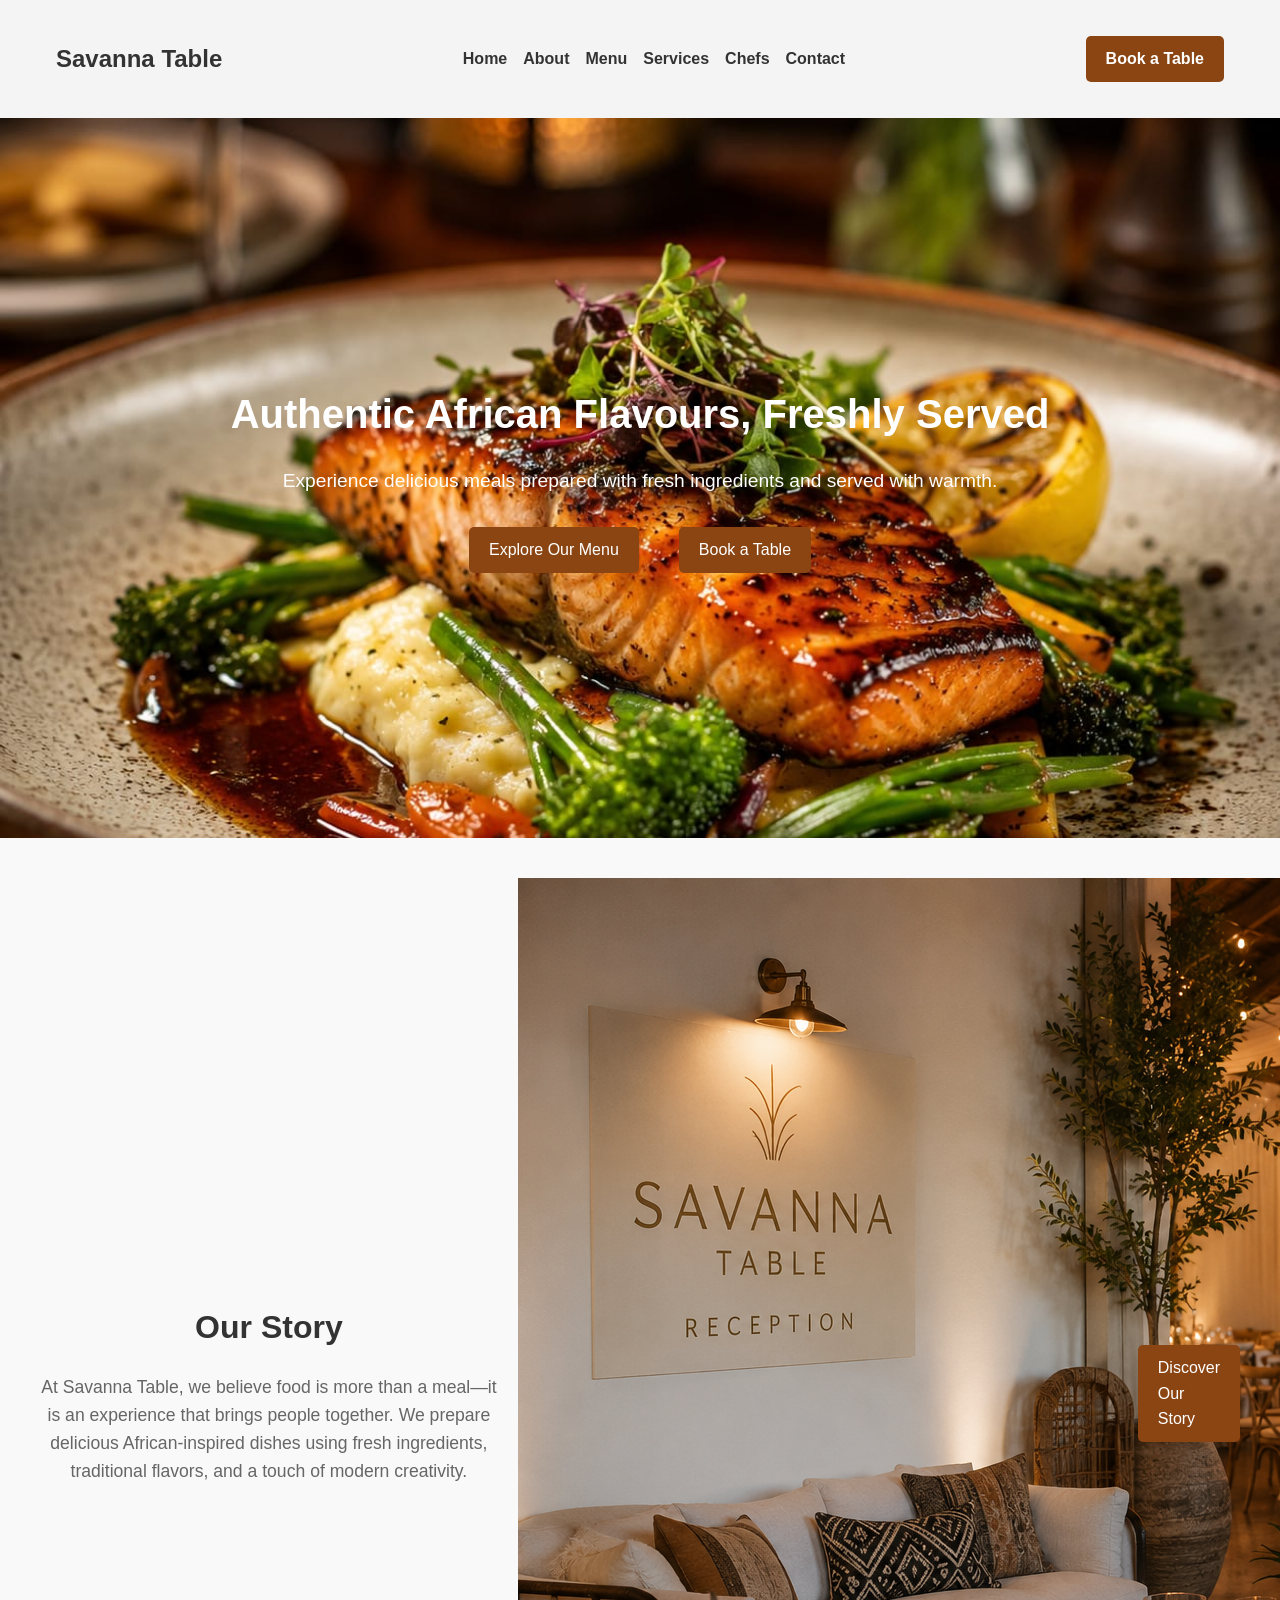
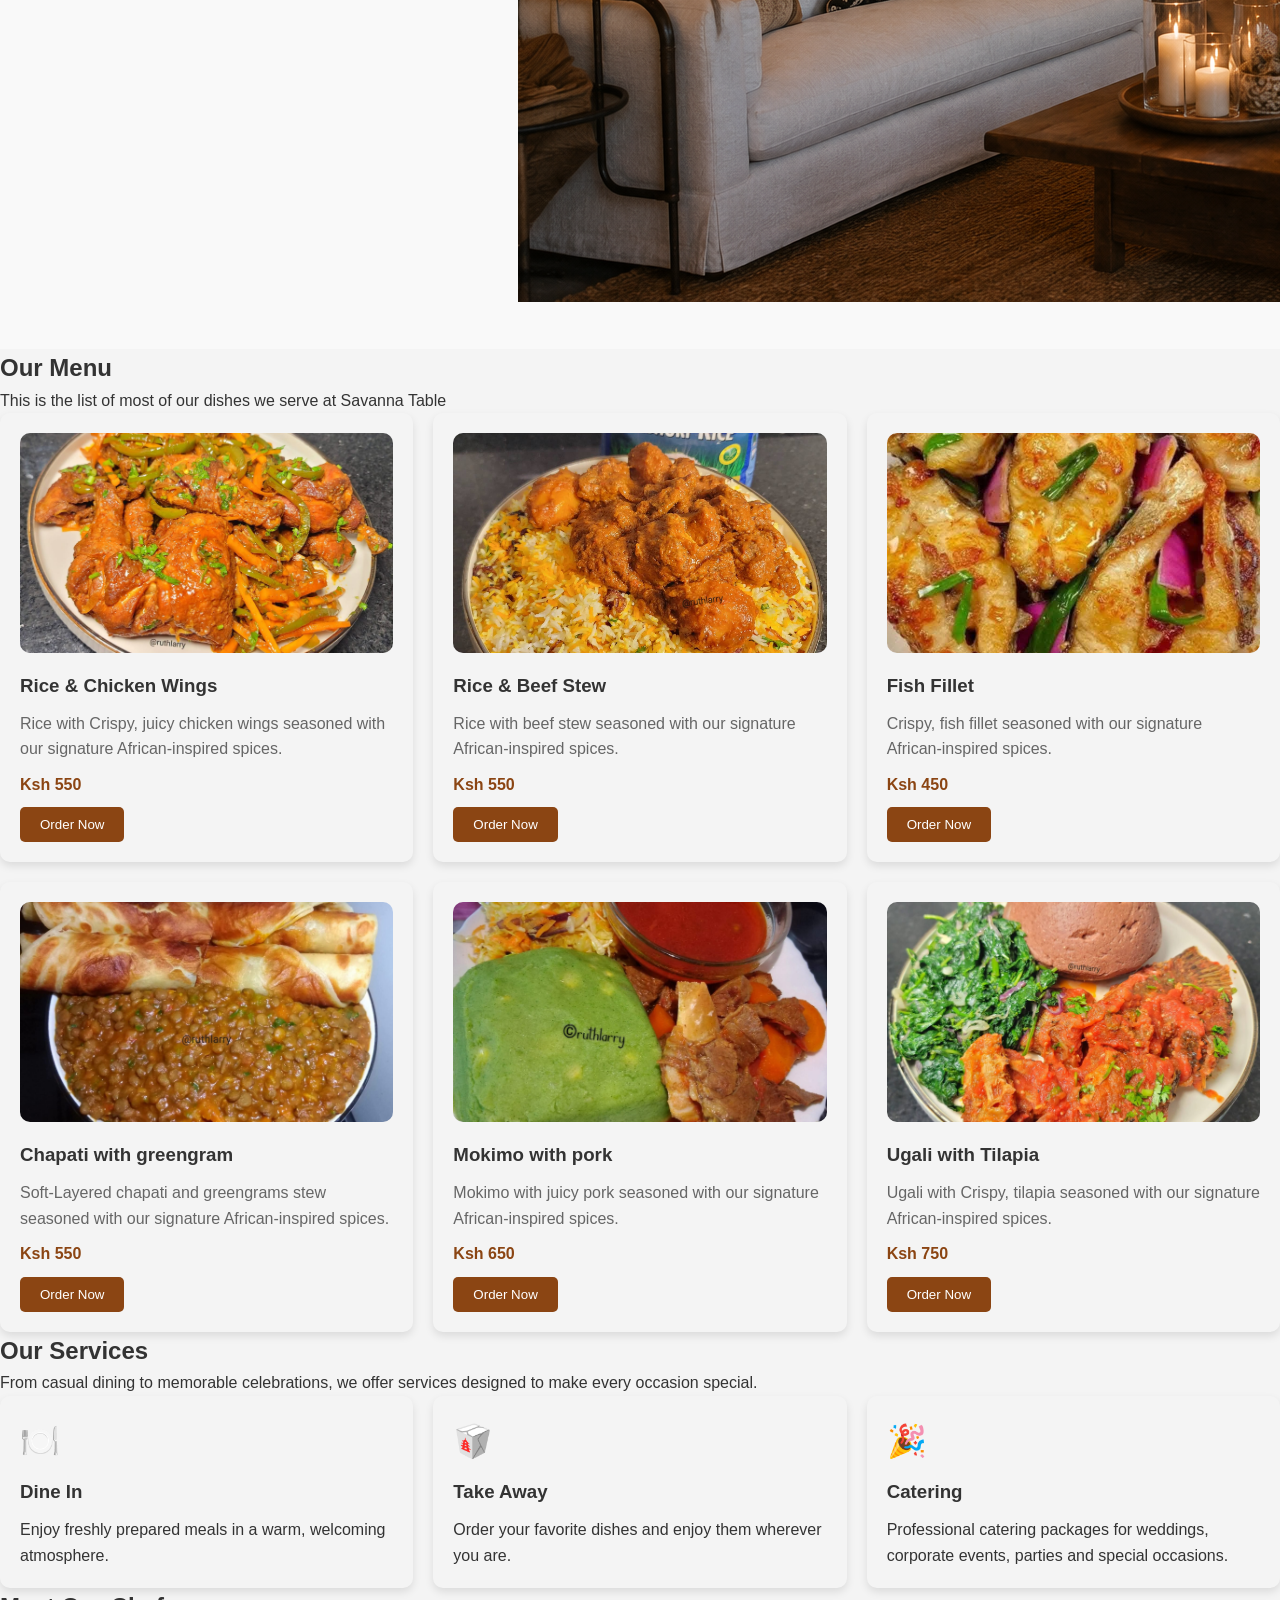
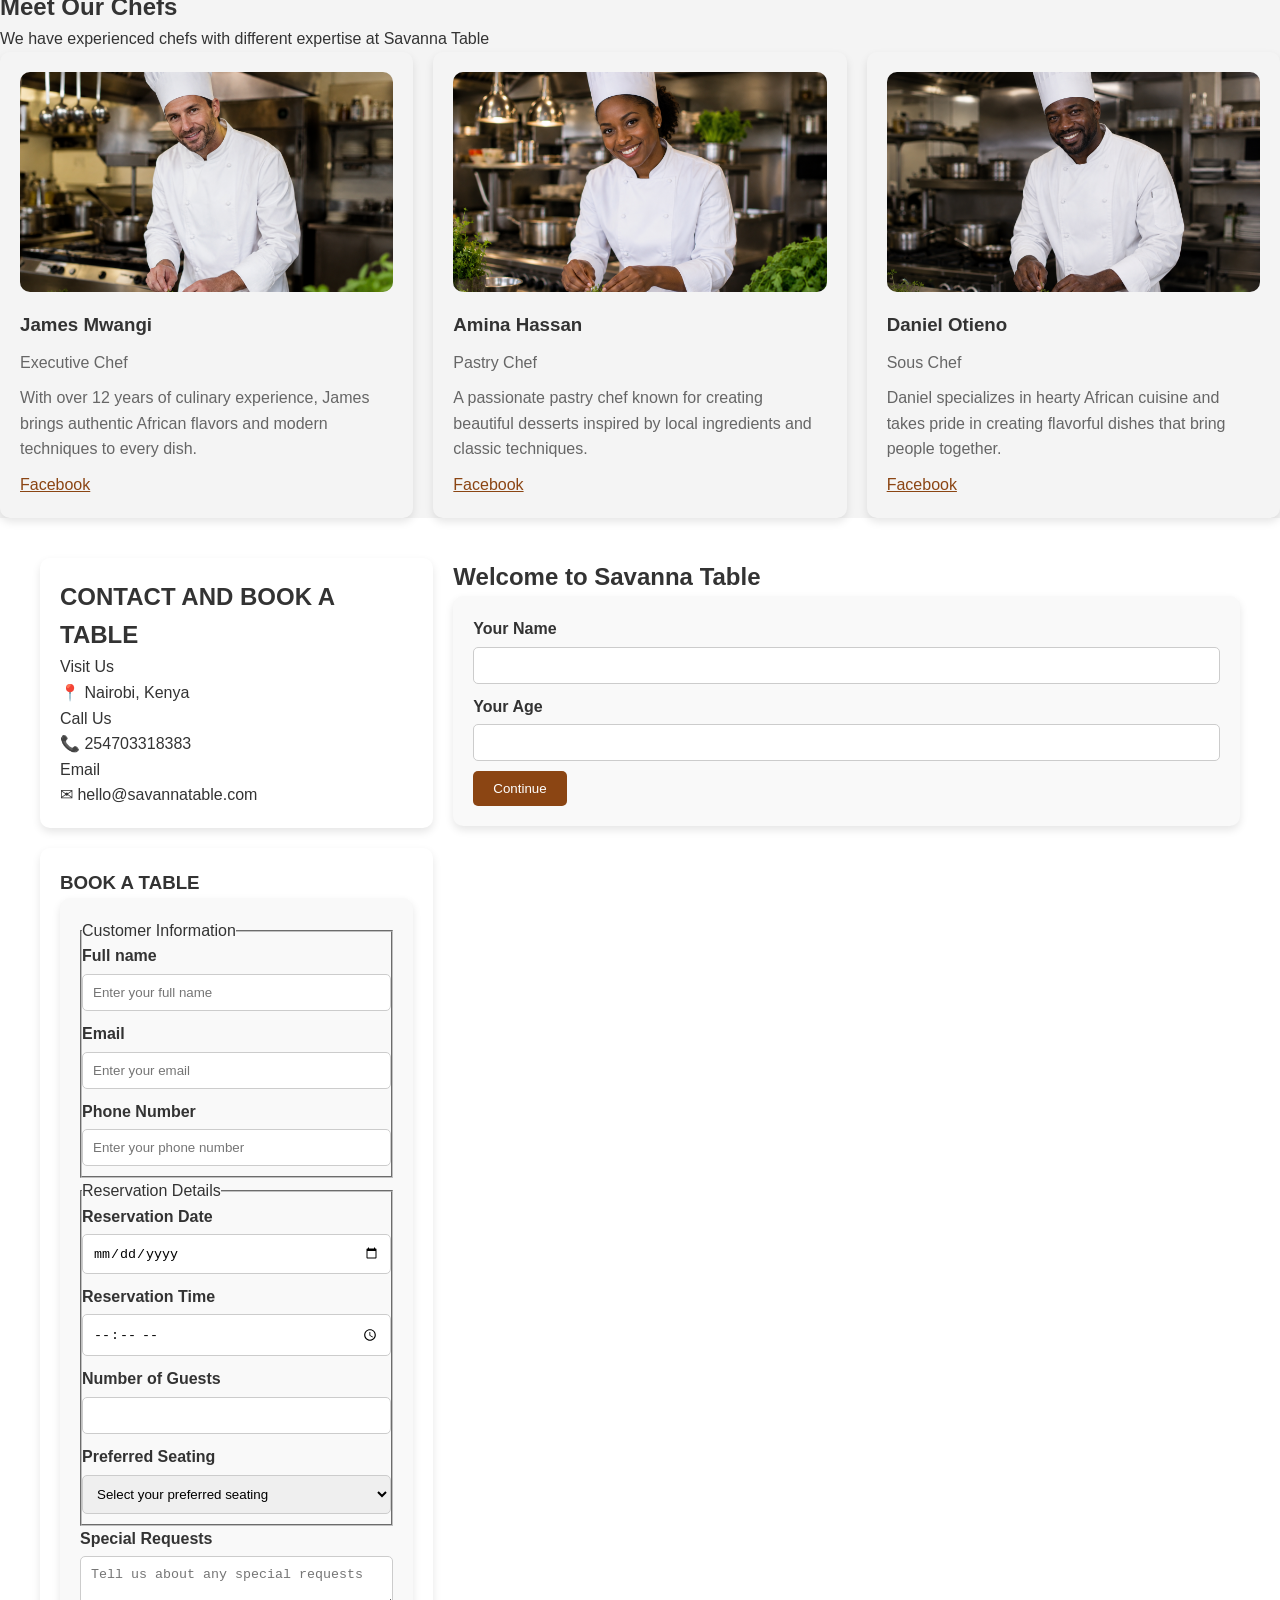
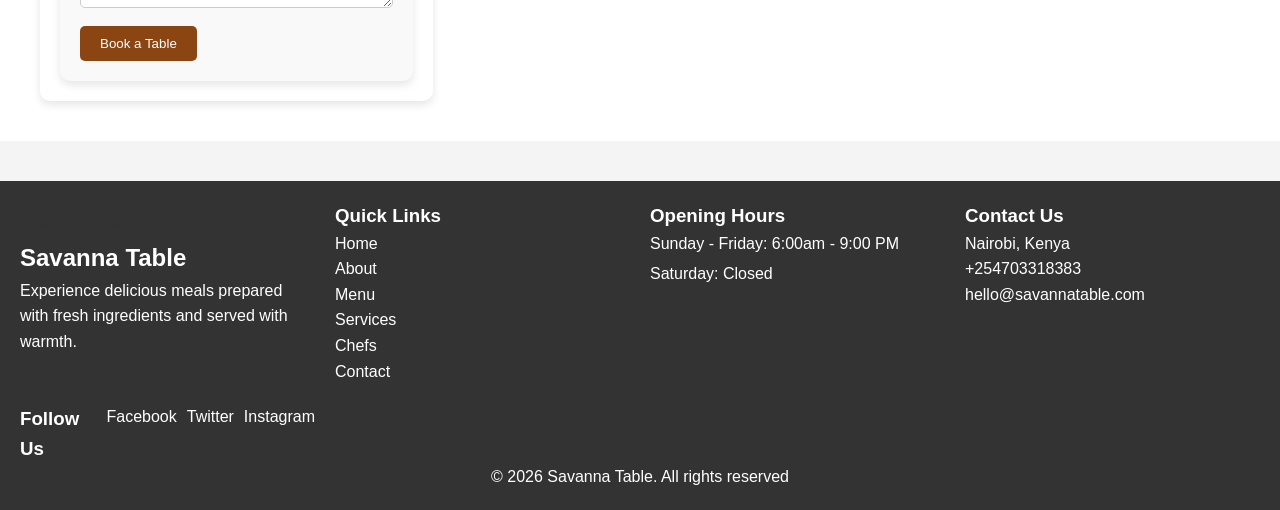
<file: index.html>
<!doctype html>
<html lang="en">
  <head>
    <meta charset="UTF-8" />
    <meta name="viewport" content="width=device-width, initial-scale=1.0" />
    <link rel="stylesheet" href="style.css" />
    <script src="script.js" defer></script>
    <title>Savanna Table|Authentic African Cuisine</title>
  </head>

  <body>
    <header>
      <nav>
        <a href="#home" class="logo">Savanna Table</a>
        <div class="nav-links">
        <ul>
          <li><a href="#home">Home</a></li>
          <li><a href="#about">About</a></li>
          <li><a href="#menu">Menu</a></li>
          <li><a href="#services">Services</a></li>
          <li><a href="#chefs">Chefs</a></li>
          <li><a href="#contact">Contact</a></li>
        </ul>
        </div>
        <a href="#contact" class="booking-button">Book a Table</a>
        <button class="hamburger" aria-label="open navigation menu">
          ☰
        </button>
      </nav>
    </header>
    <!--hero-section begins-->
    <main>
      <section id="hero-section">
        <h1>Authentic African Flavours, Freshly Served</h1>
        <p>
          Experience delicious meals prepared with fresh ingredients and served
          with warmth.
        </p>
        <div class="hero-buttons">
          <a href="#menu">Explore Our Menu</a>
          <a href="#contact">Book a Table</a>
        </div>
      </section>

      <!--about section begins-->
      <section id="about">
        <div class="about-content">
          <h2>Our Story</h2>
          <p>
            At Savanna Table, we believe food is more than a meal—it is an
            experience that brings people together. We prepare delicious
            African-inspired dishes using fresh ingredients, traditional
            flavors, and a touch of modern creativity.
          </p>
        </div>
        <div class="about-image">
          <img
            src="Images/Savannatable.png"
            alt="The front part of our restaurant">
        </div>

        <a href="#contact">Discover Our Story</a>
      </section>

      <!--menu-section begins-->
      <section id="menu">
        <h2>Our Menu</h2>
        <p>This is the list of most of our dishes we serve at Savanna Table</p>
        <div class="menu-items">
          <article class="menu-card">
            <img
              src="Images/Rice&chicken-wings.jpeg"
              alt="plate of honey laced chicken wings dish with rice"
            />
            <h3>Rice & Chicken Wings</h3>
            <p>
              Rice with Crispy, juicy chicken wings seasoned with our signature
              African-inspired spices.
            </p>
            <span class="price">Ksh 550</span>
            <button type="button">Order Now</button>
          </article>

          <article class="menu-card">
            <img
              src="Images/Rice&beef-stew.jpeg"
              alt="Plate of spicy beef stew dish and rice"
            />
            <h3>Rice & Beef Stew</h3>
            <p>
              Rice with beef stew seasoned with our signature African-inspired
              spices.
            </p>
            <span class="price">Ksh 550</span>
            <button type="button">Order Now</button>
          </article>

          <article class="menu-card">
            <img
              src="Images/fish-fillet.jpeg"
              alt="Plate of crunchy fish fillet dish"
            />
            <h3>Fish Fillet</h3>
            <p>
              Crispy, fish fillet seasoned with our signature African-inspired
              spices.
            </p>
            <span class="price">Ksh 450</span>
            <button type="button">Order Now</button>
          </article>

          <article class="menu-card">
            <img
              src="Images/chapati-greengrams.jpeg"
              alt="Plate of soft layered chapati accompanied with greengram stew dish"
            />
            <h3>Chapati with greengram</h3>
            <p>
              Soft-Layered chapati and greengrams stew seasoned with our
              signature African-inspired spices.
            </p>
            <span class="price">Ksh 550</span>
            <button type="button">Order Now</button>
          </article>

          <article class="menu-card">
            <img
              src="Images/Mokimo+pork.jpeg"
              alt="Plate of mokimo and fried pork dish"
            />
            <h3>Mokimo with pork</h3>
            <p>
              Mokimo with juicy pork seasoned with our signature
              African-inspired spices.
            </p>
            <span class="price">Ksh 650</span>
            <button type="button">Order Now</button>
          </article>

          <article class="menu-card">
            <img
              src="Images/ugali&tilapia.jpeg"
              alt="Plate of well cooked ugali with fish dish"
            />
            <h3>Ugali with Tilapia</h3>
            <p>
              Ugali with Crispy, tilapia seasoned with our signature
              African-inspired spices.
            </p>
            <span class="price">Ksh 750</span>
            <button type="button">Order Now</button>
          </article>
        </div>
      </section>
      <!--services-section begins-->

      <section id="services">
        <h2>Our Services</h2>
        <p>
          From casual dining to memorable celebrations, we offer services
          designed to make every occasion special.
        </p>

        <div class="services-items">
          <article class="services-card">
            <div class="service-icon">🍽️</div>
            <h3>Dine In</h3>
            <p>Enjoy freshly prepared meals in a warm, welcoming atmosphere.</p>
          </article>

          <article class="services-card">
            <div class="service-icon">🥡</div>
            <h3>Take Away</h3>
            <p>Order your favorite dishes and enjoy them wherever you are.</p>
          </article>

          <article class="services-card">
            <div class="service-icon">🎉</div>
            <h3>Catering</h3>
            <p>
              Professional catering packages for weddings, corporate events,
              parties and special occasions.
            </p>
          </article>
        </div>
      </section>

      <!--chef section begins-->
      <section id="chefs">
        <h2>Meet Our Chefs</h2>
        <p>We have experienced chefs with different expertise at Savanna Table</p>
        <div class="chef-items">
          <article class="chef-card">
            <img src="Images/chef1.png" alt="Chef James Mwangi in the kitchen">
            <h3>James Mwangi</h3>
            <p>Executive Chef</p>
            <p>With over 12 years of culinary experience, James brings authentic African flavors and modern techniques to every dish.</p>
            <a href="#">Facebook</a>
          </article>

          <article class="chef-card">
            <img src="Images/chef2.png" alt="Chef Amina Hassan in the kitchen">
            <h3>Amina Hassan</h3>
            <p>Pastry Chef</p>
            <p>A passionate pastry chef known for creating beautiful desserts inspired by local ingredients and classic techniques.</p>
            <a href="#">Facebook</a>
          </article>

          <article class="chef-card">
            <img src="Images/chef3.png" alt="Chef Daniel Otieno in the kitchen">
            <h3>Daniel Otieno</h3>
            <p>Sous Chef</p>
            <p>Daniel specializes in hearty African cuisine and takes pride in creating flavorful dishes that bring people together.</p>
            <a href="#">Facebook</a>
          </article>

        </div>
      </section>

      <!--contact section begins-->
      <section id="contact">
        <div class="contact-container">
        <div class="contact-info">
        <h2>CONTACT AND BOOK A TABLE</h2>
          <p>Visit Us</p>
          <p>📍 Nairobi, Kenya</p>

          <p>Call Us</p>
          <p>📞 254703318383</p>

          <p>Email</p>
          <p>✉ hello@savannatable.com</p>

          </div>

          <section id="personalized">
            <h2>Welcome to Savanna Table</h2>
            <form id="personalized-form">
              <label for="user-name">Your Name</label>
              <input type="text" id="user-name" required>

              <label for="user-age">Your Age</label>
              <input type="number" id="user-age" required>

              <button type="submit">Continue</button>
            </form>

            <p id="greeting"></p>
          </section>


        
          <div class="contact-form">
          <h3>BOOK A TABLE</h3>
          <form id="booking-form">
            <fieldset>
              <legend>Customer Information</legend>
            <label for="full-name">Full name</label>
            <input type="text" id="full-name" name="full-name" required placeholder="Enter your full name">

            <label for="email">Email</label>
            <input type="email" id="email" name="email" required placeholder="Enter your email">

            <label for="phone">Phone Number</label>
            <input type="tel" id="phone" name="phone" required placeholder="Enter your phone number">
              </fieldset>

              <fieldset>
                <legend>Reservation Details</legend>
            <label for="reservation-date">Reservation Date</label>
            <input type="date" id="reservation-date" name="reservation-date" required>

            <label for="reservation-time">Reservation Time</label>
            <input type="time" id="reservation-time" name="reservation-time" required>

            <label for="guests-number">Number of Guests</label>
            <input type="number" id="guests-number" name="guests-number" min="1" max="20" required>

            <label for="seating">Preferred Seating</label>
            <select name="seating" id="seating" required>
              <option value="" selected disabled>Select your preferred seating</option>
              <option value="indoors">Indoors</option>
              <option value="outdoor">Outdoor</option>
              <option value="private">Private Dining</option>
            </select>
            </fieldset>

            <label for="special-requests">Special Requests</label>
            <textarea name="special-requests" id="special-requests" placeholder="Tell us about any special requests"></textarea>

            <button type="submit">Book a Table</button>

          </form>
          </div>
          </div>
      </section>
    </main>

    <footer>
      <div class="footer-container">
        <div class="footer-brand">
          <a href="#home" class="logo">Savanna Table</a>
      <h2>Savanna Table</h2>
      <p>
        Experience delicious meals prepared with fresh ingredients and served
        with warmth.
      </p>
      </div>
      <div class="footer-links">
      <h3>Quick Links</h3>
          <ul>
            <li><a href="#home">Home</a></li>
            <li><a href="#about">About</a></li>
            <li><a href="#menu">Menu</a></li>
            <li><a href="#services">Services</a></li>
            <li><a href="#chefs">Chefs</a></li>
            <li><a href="#contact">Contact</a></li>
          </ul>
      </div>
      <div class="footer-hours">

          <h3>Opening Hours</h3>
          <p>Sunday - Friday: 6:00am - 9:00 PM</p>
          <p>Saturday: Closed</p>
      </div>
      <div class="footer-contact">

          <h3>Contact Us</h3>
          <p>Nairobi, Kenya</p>
          <a href="tel:+254703318383">+254703318383</a>
          <a href="mailto:hello@savannatable.com">hello@savannatable.com</a>
      </div>
      <div class="footer-social">
        <h3>Follow Us</h3>
        <a href="https://facebook.com/savannatable" target="_blank" rel="noopener noreferrer">Facebook</a>
        <a href="https://twitter.com/savannatable" target="_blank" rel="noopener noreferrer">Twitter</a>
        <a href="https://instagram.com/savannatable" target="_blank" rel="noopener noreferrer">Instagram</a>
      </div>
      </div>
          <p>© 2026 Savanna Table. All rights reserved</p>

      
    </footer>
    <script src="script.js"></script>
  </body>
</html>
</file>
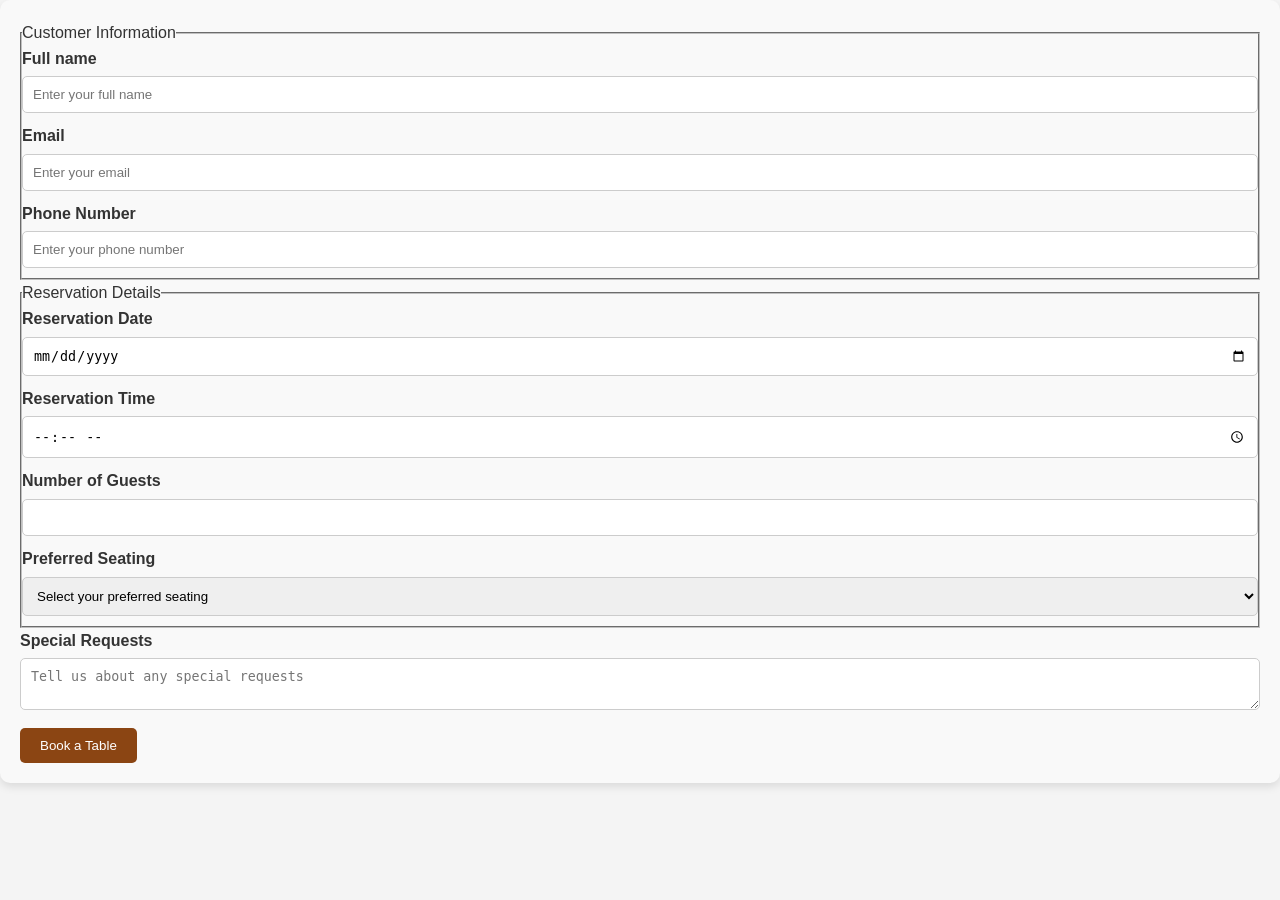
<file: contact.html>
<!DOCTYPE html>
<html lang="en">
<head>
    <meta charset="UTF-8">
    <meta name="viewport" content="width=device-width, initial-scale=1.0">
    <link rel="stylesheet" href="style.css">
    <title>Contact Us</title>
</head>
<body>
    <form action="">
            <fieldset>
              <legend>Customer Information</legend>
            <label for="full-name">Full name</label>
            <input type="text" id="full-name" name="full-name" required placeholder="Enter your full name">

            <label for="email">Email</label>
            <input type="email" id="email" name="email" required placeholder="Enter your email">

            <label for="phone">Phone Number</label>
            <input type="tel" id="phone" name="phone" required placeholder="Enter your phone number">
              </fieldset>

              <fieldset>
                <legend>Reservation Details</legend>
            <label for="reservation-date">Reservation Date</label>
            <input type="date" id="reservation-date" name="reservation-date" required>

            <label for="reservation-time">Reservation Time</label>
            <input type="time" id="reservation-time" name="reservation-time" required>

            <label for="guests-number">Number of Guests</label>
            <input type="number" id="guests-number" name="guests-number" min="1" max="20" required>

            <label for="seating">Preferred Seating</label>
            <select name="seating" id="seating" required>
              <option value="" selected disabled>Select your preferred seating</option>
              <option value="indoors">Indoors</option>
              <option value="outdoor">Outdoor</option>
              <option value="private">Private Dining</option>
            </select>
            </fieldset>

            <label for="special-requests">Special Requests</label>
            <textarea name="special-requests" id="special-requests" placeholder="Tell us about any special requests"></textarea>

            <button type="submit">Book a Table</button>

          </form>
</body>
</html>
</file>
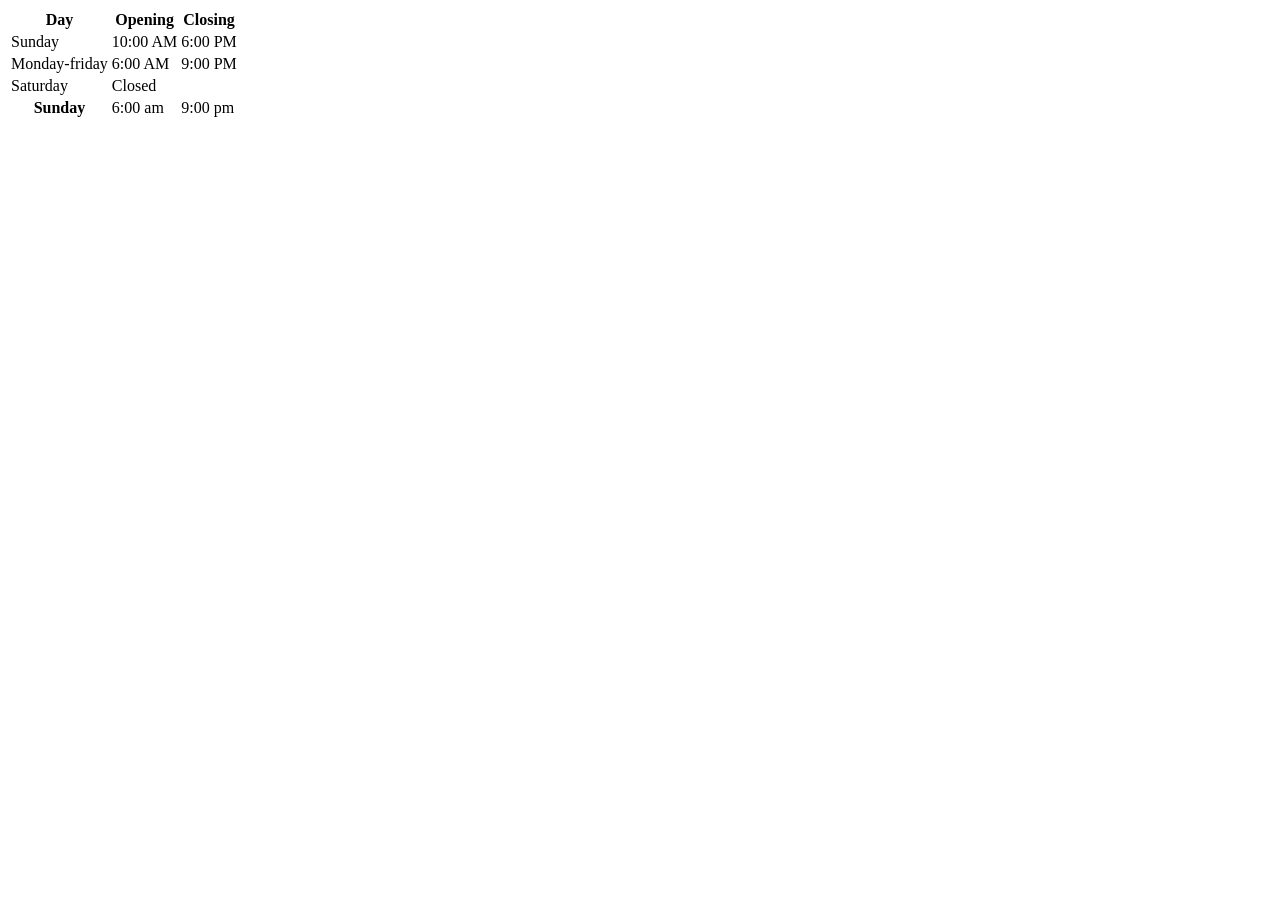
<file: practice.html>
<!DOCTYPE html>
<html lang="en">
<head>
    <meta charset="UTF-8">
    <meta name="viewport" content="width=device-width, initial-scale=1.0">
    <title>Document</title>
</head>
<body>
    <table>
        <thead>
        <tr>
            <th>Day</th>
            <th>Opening</th>
            <th>Closing</th>
        </tr>
        </thead>

        <tbody>
        <tr>
            <td>Sunday</td>
            <td>10:00 AM</td>
            <td>6:00 PM</td>
        </tr>

        <tr>
            <td>Monday-friday</td>
            <td>6:00 AM</td>
            <td>9:00 PM</td>
        </tr>

        <tr>
            <td>Saturday</td>
            <td colspan="2">Closed</td>
            
        </tr>
        </tbody>

        <tr>
            <th scope="row">Sunday</th>
            <td>6:00 am</td>
            <td>9:00 pm</td>
        </tr>
    </table>
</body>
</html>
</file>
<file: style.css>
* {
    margin: 0;
    padding: 0;
    box-sizing: border-box;
}
body {
    font-family: Arial, sans-serif;
    line-height: 1.6;
    color: #333;
    background-color: #f4f4f4;
}
nav {
    display: flex;
    justify-content: space-between;
    align-items: center;
    padding: 1rem;
}

.logo {
    font-size: 1.5rem;
    font-weight: bold;
    color: #333;
}

nav ul {
    list-style: none;
    display: flex;
    gap: 1rem;
}
nav a {
    text-decoration: none;
    color: #333;
    font-weight: bold;
}
header {
    padding: 20px 40px;
}
/*nav > a {
    font-size: 1.5rem;
    font-weight: bold;
    color: #333;
}*/

nav ul a:hover {
    color: #8b4513;
}

.booking-button {
    background-color: #8b4513;
    color: white;
    padding: 10px 20px;
    border-radius: 5px;
    text-decoration: none;
}   
.booking-button:hover {
    background-color: #a0522d;
}
.hamburger {
    display: none;
    font-size: 1.5rem;
    background: none;
    border: none;
    cursor: pointer;
}

#hero-section {
    padding: 60px 40px;
    background-image: url('Images/hero-bg.jpeg');
    background-size: cover;
    background-position: center;
    color: white;
    text-align: center;
    height: 80vh;
    display: flex;
    flex-direction: column;
    justify-content: center;
    align-items: center;
}
#hero-section h1 {
    font-size: 2.5rem;
    margin-bottom: 20px;
}
#hero-section p {
    font-size: 1.2rem;
    margin-bottom: 30px;
}
.hero-buttons {
    display: flex;
    flex-direction: row;
    gap: 20px;
    align-items: center;
}
#hero-section a {
    background-color: #8b4513;
    color: white;
    padding: 10px 20px;
    border-radius: 5px;
    text-decoration: none;
    margin: 0 10px;
}
#hero-section a:hover {
    background-color: #a0522d;
}

#about {
    display: flex;
    flex-direction: row;
    justify-content: space-between;
    align-items: center;
    gap: 20px;
    padding: 40px;
    background-color: #f9f9f9;
}
.about-content {
    max-width: 50%;
    text-align: center;
}
.about-content h2 {
    font-size: 2rem;
    margin-bottom: 20px;
}

.about-content p {
    font-size: 1.1rem;
    color: #666;
}
.about-image {
    max-width: 50%;
    object-fit: contain;
    margin: 0 auto;

}
#about a {
    background-color: #8b4513;
    color: white;
    padding: 10px 20px;
    border-radius: 5px;
    text-decoration: none;
}



#menu-section {
    padding: 40px;
    background-color: #fff;
}
.menu-items{
    display: grid;
    grid-template-columns: repeat(3, 1fr);
    gap: 20px;
}
.menu-card{
    padding: 20px;
    border-radius: 10px;
    box-shadow: 0 4px 8px rgba(0, 0, 0, 0.1);

}
.menu-card:hover{
    transform: translateY(-5px);
    transition: transform 0.3s ease;
}
.menu-card img{
    width: 100%;
    height: 220px;
    border-radius: 10px;
    object-fit: cover;
}
.menu-card h3{
    margin: 10px 0;
}
.menu-card p{
    color: #666;
    margin-bottom: 10px;
}
.menu-card .price{
    display: block;
    margin-bottom: 10px;
    font-weight: bold;
    color: #8b4513;
}
.menu-card button{
    background-color: #8b4513;
    color: white;
    padding: 10px 20px;
    border-radius: 5px;
    border: none;
    cursor: pointer;
}

#services-section {
    padding: 40px;
    background-color: #f9f9f9;
}
.services-items {
    display: grid;
    grid-template-columns: repeat(3, 1fr);
    gap: 20px;
}
.services-card {
    padding: 20px;
    border-radius: 10px;
    box-shadow: 0 4px 8px rgba(0, 0, 0, 0.1);
}
.services-card:hover {
    transform: translateY(-5px);
    transition: transform 0.3s ease;
}
.service-icon {
    font-size: 2rem;
    color: #8b4513;
    margin-bottom: 10px;
}
.services-card h3 {
    margin: 10px 0;
}

services-card p {
    color: #666;
    margin-bottom: 10px;
}


#chefs-section {
    padding: 40px;
    background-color: #f9f9f9;
}
.chef-items {
    display: grid;
    grid-template-columns: repeat(3, 1fr);
    gap: 20px;
}
.chef-card {
    padding: 20px;
    border-radius: 10px;
    box-shadow: 0 4px 8px rgba(0, 0, 0, 0.1);
}

.chef-card:hover {
    transform: translateY(-5px);
    transition: transform 0.3s ease;
}

.chef-card img {
    width: 100%;
    height: 220px;
    border-radius: 10px;
    object-fit: cover;
}
.chef-card h3 {
    margin: 10px 0;
}
.chef-card p {
    color: #666;
    margin-bottom: 10px;
}
.chef-card a {
    color: #8b4513;
    text-decoration: underline;
}



#contact {
    padding: 40px;
    background-color: #fff;
}
.contact-container {
    display: grid;
    grid-template-columns: 1fr 2fr;
    gap: 20px;
}
.contact-info {
    padding: 20px;
    border-radius: 10px;
    box-shadow: 0 4px 8px rgba(0, 0, 0, 0.1);
}
.contact-form {
    padding: 20px;
    border-radius: 10px;
    box-shadow: 0 4px 8px rgba(0, 0, 0, 0.1);
}
form {
    padding: 20px;
    background-color: #f9f9f9;
    border-radius: 10px;
    box-shadow: 0 4px 8px rgba(0, 0, 0, 0.1);
}
form input, form select, form textarea {
    width: 100%;
    padding: 10px;
    margin-bottom: 10px;
    border-radius: 5px;
    border: 1px solid #ccc;
}
form label {
    font-weight: bold;
    margin-bottom: 5px;
    display: block;
}
form button {
    background-color: #8b4513;
    color: white;
    padding: 10px 20px;
    border-radius: 5px;
    border: none;
    cursor: pointer;
}

footer {
    padding: 20px;
    text-align: center;
    background-color: #333;
    color: white;
    margin-top: 40px;
    list-style: none;
    text-decoration: none;
}
.footer-container {
    display: grid;
    grid-template-columns: repeat(4, 1fr);
    gap: 20px;
    text-align: left;
}
.footer h2, .footer h3 {
    margin-bottom: 10px;
}
.footer-links ul {
    list-style: none;
    padding: 0;
}
.footer p, .footer-links a, .footer-hours p, .footer-contact a, .footer-social a {
    color: white;
    text-decoration: none;
    margin-bottom: 5px;
    list-style: none;
}
.footer-links a:hover, .footer-contact a:hover, .footer-social a:hover {
    text-decoration: underline;
}
footer .footer-brand {
    grid-column: span 1;
}
footer .footer-links {
    grid-column: span 1;
}
footer .footer-hours {
    grid-column: span 1;
}
footer .footer-contact {
    grid-column: span 1;
}
footer .footer-social {
    grid-column: span 1;
    display: flex;
    gap: 10px;
    justify-content: center;
}















@media screen and (max-width: 768px) {
    .menu-items {
        grid-template-columns: repeat(1, 1fr);
    }
    nav {
        display: flex;
        flex-direction: row;
        align-items: center;
        justify-content: space-between;
    }

    nav ul {
    display: none;
}

nav ul.show {
    display: flex;
    flex-direction: column;
    align-items: flex-start;
    gap: 0.5rem;
}

.booking-button {
    display: none;
}
    /*nav ul {
        flex-direction: column;
        align-items: center;
        gap: 0.5rem;
    }*/
    .hamburger {
        display: block;
    }
    #hero-section {
        height: auto;
        min-height: 60vh;
        padding: 40px 20px;
    }
    #hero-section h1 {
        font-size: 2rem;
    }
    #hero-section p {
        font-size: 1rem;
    }
    .hero-buttons {
        flex-direction: column;
        width: 100%;
        max-width: 300px;
        gap: 10px;
    }
    #about {
        flex-direction: column;
        text-align: center;
        padding: 20px;
    }
    .about-content, .about-image {
        max-width: 100%;
    }
    .menu-items, .services-items, .chef-items {
        grid-template-columns: repeat(1, 1fr);
    }

    .contact-container {
        grid-template-columns: 1fr;
        padding: 20px;
    }

    .footer-container {
        grid-template-columns: 1fr;
        text-align: center;
    }
    .footer-links, .footer-hours, .footer-contact, .footer-social {
        flex-direction: column;
        align-items: center;
        margin-top: 20px;
    }


    
    
    
}
</file>
